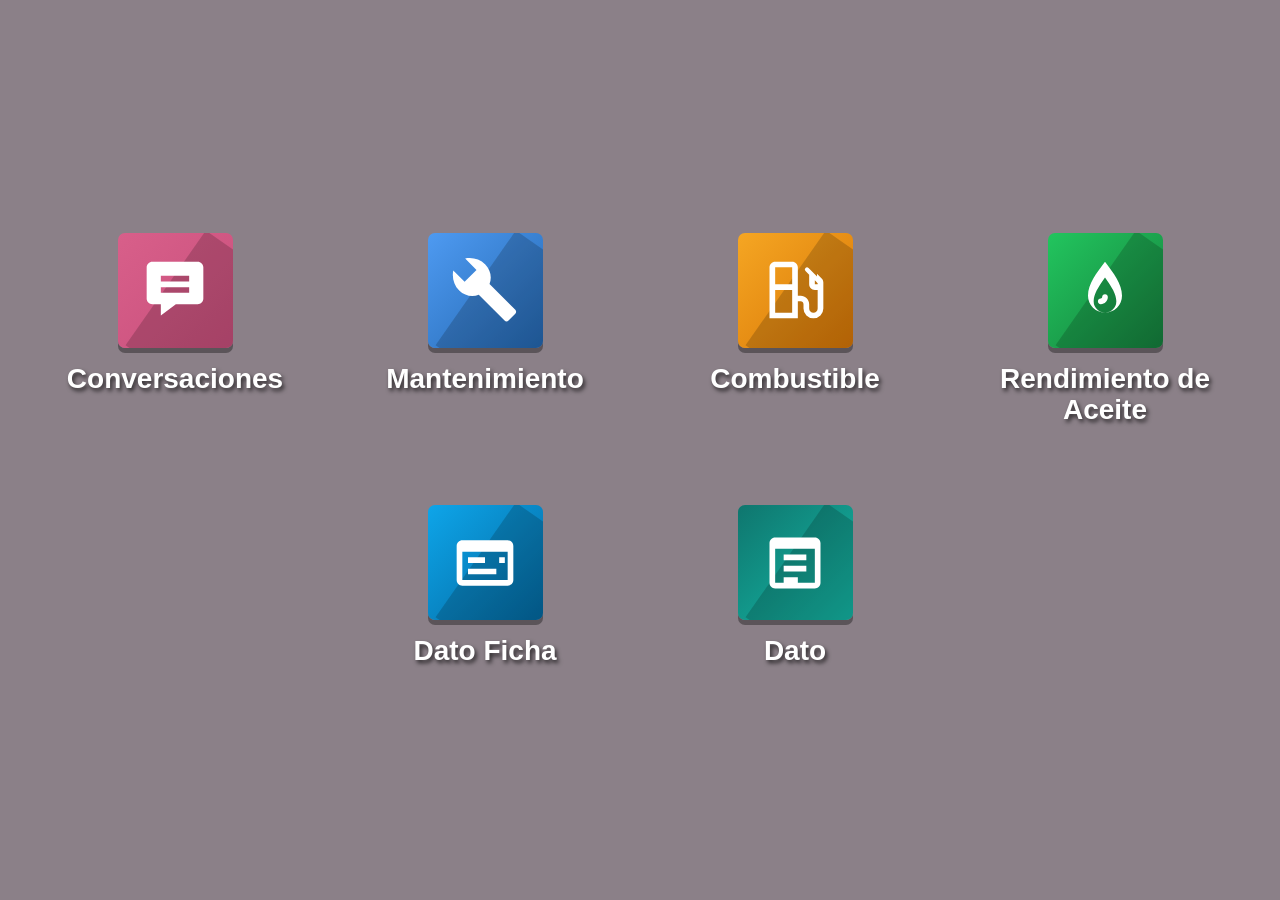
<file: INICIO/index.html>
<!DOCTYPE html>
<html lang="es">
<head>
    <meta charset="UTF-8">
    <title>Menú Principal del Sistema</title>

    <!-- Conectar CSS -->
    <link rel="stylesheet" href="estilos.css">
</head>

<body>

    <div class="contenedor-botones">

        <!-- BOTÓN CONVERSACIONES -->
        <button type="button" class="boton-menu" onclick="abrirModulo('conversaciones')">
            <div class="icono-cuadro icono-conversaciones">
                <svg viewBox="0 0 24 24">
                    <path d="M20 2H4C2.9 2 2 2.9 2 4v11c0 1.1.9 2 2 2h3v4l5.3-4H20c1.1 0 2-.9 2-2V4c0-1.1-.9-2-2-2zM7 7h10v2H7V7zm0 4h10v2H7v-2z"/>
                </svg>
            </div>

            <div class="titulo-boton">Conversaciones</div>
        </button>


        <!-- BOTÓN MANTENIMIENTO -->
        <button type="button" class="boton-menu" onclick="abrirModulo('mantenimiento')">
            <div class="icono-cuadro icono-mantenimiento">
                <svg viewBox="0 0 24 24">
                    <path d="M22.7 19l-9.1-9.1c.9-2.3.4-5-1.5-6.9C10.2 1.1 7.5.4 5 .9l4 4-4.2 4.2-4-4c-.5 2.5.2 5.2 2.1 7.1 1.9 1.9 4.6 2.4 6.9 1.5l9.1 9.1c.4.4 1 .4 1.4 0l2.3-2.3c.5-.5.5-1.1.1-1.5z"/>
                </svg>
            </div>

            <div class="titulo-boton">Mantenimiento</div>
        </button>


        <!-- BOTÓN COMBUSTIBLE -->
        <button type="button" class="boton-menu" onclick="abrirModulo('combustible')">
            <div class="icono-cuadro icono-combustible">
                <svg viewBox="0 0 24 24">
                    <path d="M19.77 7.23l.01-.01-3-3-.01.01A.75.75 0 0 0 15.71 5.3l1.29 1.29V10c0 1.1.9 2 2 2h1v6.5a1.5 1.5 0 0 1-3 0V17c0-1.66-1.34-3-3-3h-1V4c0-1.1-.9-2-2-2H5C3.9 2 3 2.9 3 4v18h10v-6h1c.55 0 1 .45 1 1v1.5a3.5 3.5 0 0 0 7 0V9.36c0-.53-.21-1.04-.59-1.41l-1.64-1.72zM5 4h6v6H5V4zm6 16H5v-8h6v8zm8-10V8.59l1 1V10h-1z"/>
                </svg>
            </div>

            <div class="titulo-boton">Combustible</div>
        </button>


                <!-- BOTÓN RENDIMIENTO DE ACEITE -->
        <button type="button" class="boton-menu" onclick="abrirModulo('rendimientoAceite')">
            <div class="icono-cuadro icono-aceite">
                <svg viewBox="0 0 24 24">
                    <path d="M12 2C9 6 6 9.8 6 14a6 6 0 0 0 12 0c0-4.2-3-8-6-12zm0 18a4 4 0 0 1-4-4c0-2.5 1.6-5 4-8.4C14.4 11 16 13.5 16 16a4 4 0 0 1-4 4z"/>
                    <path d="M13 14.5c0 1.4-1.1 2.5-2.5 2.5-.6 0-1-.4-1-1s.4-1 1-1c.3 0 .5-.2.5-.5 0-.6.4-1 1-1s1 .4 1 1z"/>
                </svg>
            </div>

            <div class="titulo-boton">Rendimiento de Aceite</div>
        </button>

                    <!-- BOTÓN DATO FICHA -->
            <button type="button" class="boton-menu" onclick="abrirModulo('datoFicha')">
                <div class="icono-cuadro icono-dato-ficha">
                    <svg viewBox="0 0 24 24">
                        <path d="M4 4h16c1.1 0 2 .9 2 2v12c0 1.1-.9 2-2 2H4c-1.1 0-2-.9-2-2V6c0-1.1.9-2 2-2zm0 4v10h16V8H4zm2 2h6v2H6v-2zm0 4h10v2H6v-2zm11-4h2v2h-2v-2z"/>
                    </svg>
                </div>

                <div class="titulo-boton">Dato Ficha</div>
            </button>


                        <!-- BOTÓN DATO -->
            <button type="button" class="boton-menu" onclick="abrirModulo('dato')">
                            <div class="icono-cuadro icono-dato">
                                <svg viewBox="0 0 24 24">
                                    <path d="M5 3h14c1.1 0 2 .9 2 2v14c0 1.1-.9 2-2 2H5c-1.1 0-2-.9-2-2V5c0-1.1.9-2 2-2zm0 4v12h14V7H5zm3 2h8v2H8V9zm0 4h8v2H8v-2zm0 4h5v2H8v-2z"/>
                                </svg>
                            </div>

                <div class="titulo-boton">Dato</div>
            </button>

    </div>




    <!-- Conectar JavaScript -->
    <script src="app.js"></script>

</body>
</html>
</file>
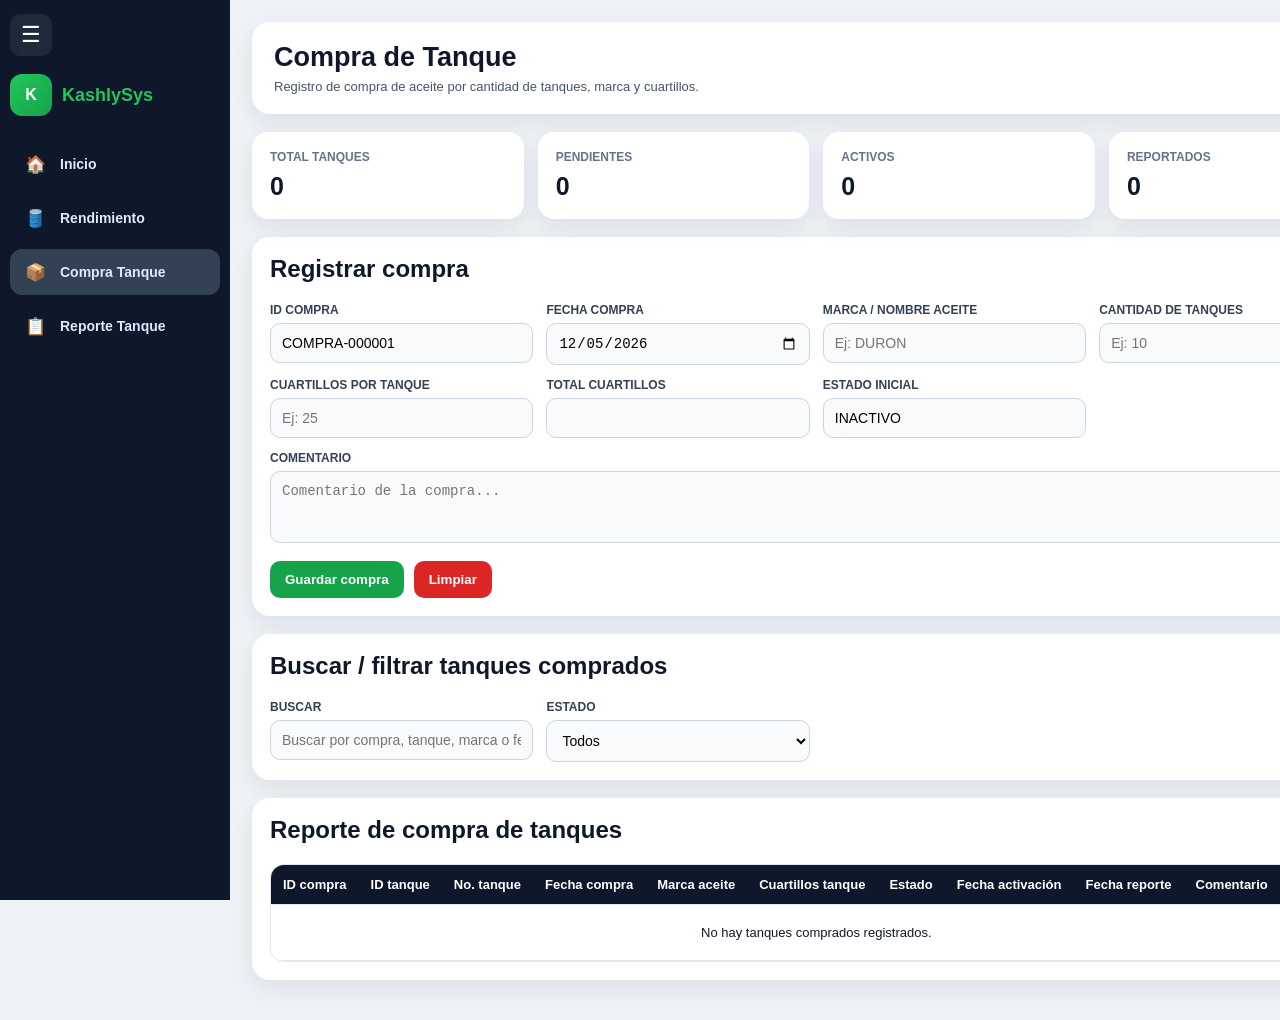
<file: MODULO/RENDIMIENTO DE ACEITE/compra-tanque.html>
<!DOCTYPE html>
<html lang="es">
<head>
    <meta charset="UTF-8">
    <title>Compra de Tanque</title>
    <link rel="stylesheet" href="aceite.css">
</head>
<body>

<div class="app">

            <aside class="sidebar" id="sidebar">
            <button class="btn-menu" onclick="alternarMenu()">☰</button>

            <div class="logo">
                <div class="logo-icono">K</div>
                <div class="logo-texto">KashlySys</div>
            </div>

            <button class="menu-item" onclick="irInicio()">
                <span class="menu-icono">🏠</span>
                <span class="menu-texto">Inicio</span>
            </button>

            <button class="menu-item" onclick="irRendimientoAceite()">
                <span class="menu-icono">🛢️</span>
                <span class="menu-texto">Rendimiento</span>
            </button>

            <button class="menu-item activo" onclick="irCompraTanque()">
                <span class="menu-icono">📦</span>
                <span class="menu-texto">Compra Tanque</span>
            </button>

            <button class="menu-item" onclick="irReporteTanque()">
                <span class="menu-icono">📋</span>
                <span class="menu-texto">Reporte Tanque</span>
            </button>
        </aside>

    <main class="contenido" id="contenido">

        <section class="encabezado">
            <div>
                <h1>Compra de Tanque</h1>
                <p>Registro de compra de aceite por cantidad de tanques, marca y cuartillos.</p>
            </div>
        </section>

        <section class="tarjetas">
            <div class="tarjeta">
                <span>Total tanques</span>
                <strong id="cardTotalTanques">0</strong>
            </div>

            <div class="tarjeta">
                <span>Pendientes</span>
                <strong id="cardPendientes">0</strong>
            </div>

            <div class="tarjeta">
                <span>Activos</span>
                <strong id="cardActivos">0</strong>
            </div>

            <div class="tarjeta">
                <span>Reportados</span>
                <strong id="cardReportados">0</strong>
            </div>
        </section>

        <section class="panel">
            <h2>Registrar compra</h2>

            <div class="form-grid">
                <div class="campo">
                    <label>ID compra</label>
                    <input type="text" id="idCompra" readonly>
                </div>

                <div class="campo">
                    <label>Fecha compra</label>
                    <input type="date" id="fechaCompra">
                </div>

                <div class="campo">
                    <label>Marca / nombre aceite</label>
                    <input type="text" id="marcaAceite" placeholder="Ej: DURON">
                </div>

                <div class="campo">
                    <label>Cantidad de tanques</label>
                    <input type="number" id="cantidadTanques" placeholder="Ej: 10" oninput="calcularTotalCuartillosCompra()">
                </div>

                <div class="campo">
                    <label>Cuartillos por tanque</label>
                    <input type="number" id="cuartillosPorTanque" placeholder="Ej: 25" step="0.01" oninput="calcularTotalCuartillosCompra()">
                </div>

                <div class="campo">
                    <label>Total cuartillos</label>
                    <input type="number" id="totalCuartillos" readonly>
                </div>

                <div class="campo">
                    <label>Estado inicial</label>
                    <input type="text" id="estadoInicial" value="INACTIVO" readonly>
                </div>

                <div class="campo campo-completo">
                    <label>Comentario</label>
                    <textarea id="comentarioCompra" rows="3" placeholder="Comentario de la compra..."></textarea>
                </div>
            </div>

            <div class="botones">
                <button class="btn btn-verde" onclick="guardarCompraTanques()">Guardar compra</button>
                <button class="btn btn-rojo" onclick="limpiarCompraTanques()">Limpiar</button>
            </div>
        </section>

        <section class="panel">
            <h2>Buscar / filtrar tanques comprados</h2>

            <div class="form-grid">
                <div class="campo">
                    <label>Buscar</label>
                    <input type="text" id="buscarCompraTanque" placeholder="Buscar por compra, tanque, marca o fecha..." oninput="filtrarTanquesComprados()">
                </div>

                <div class="campo">
                    <label>Estado</label>
                    <select id="filtroEstadoTanque" onchange="filtrarTanquesComprados()">
                        <option value="">Todos</option>
                        <option value="INACTIVO">INACTIVO</option>
                        <option value="ACTIVO">ACTIVO</option>
                        <option value="TEMPORAL">TEMPORAL</option>
                        <option value="REPORTADO">REPORTADO</option>
                    </select>
                </div>
            </div>
        </section>

        <section class="panel">
            <h2>Reporte de compra de tanques</h2>

            <div class="tabla-contenedor">
                <table>
                    <thead>
                        <tr>
                            <th>ID compra</th>
                            <th>ID tanque</th>
                            <th>No. tanque</th>
                            <th>Fecha compra</th>
                            <th>Marca aceite</th>
                            <th>Cuartillos tanque</th>
                            <th>Estado</th>
                            <th>Fecha activación</th>
                            <th>Fecha reporte</th>
                            <th>Comentario</th>
                            <th>Acciones</th>
                        </tr>
                    </thead>

                    <tbody id="tablaCompraTanques">
                    </tbody>
                </table>
            </div>
        </section>

    </main>

</div>

<script src="aceite.js"></script>
<script src="compra-tanque.js"></script>

</body>
</html>
</file>
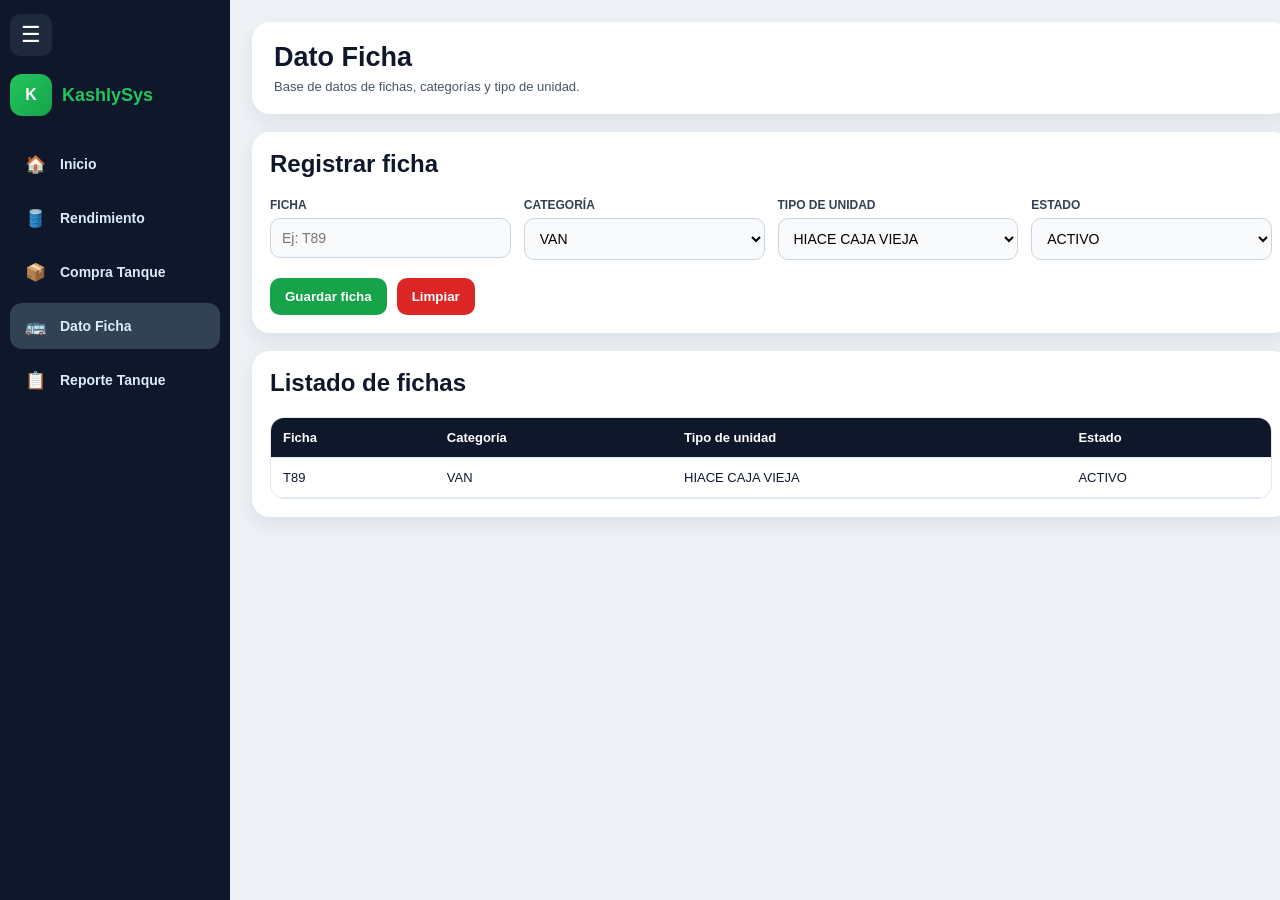
<file: MODULO/RENDIMIENTO DE ACEITE/dato-ficha.html>
<!DOCTYPE html>
<html lang="es">
<head>
    <meta charset="UTF-8">
    <title>Dato Ficha</title>
    <link rel="stylesheet" href="aceite.css">
</head>
<body>

<div class="app">

    <aside class="sidebar" id="sidebar">
        <button class="btn-menu" onclick="alternarMenu()">☰</button>

        <div class="logo">
            <div class="logo-icono">K</div>
            <div class="logo-texto">KashlySys</div>
        </div>

        <button class="menu-item" onclick="irInicio()">
            <span class="menu-icono">🏠</span>
            <span class="menu-texto">Inicio</span>
        </button>

        <button class="menu-item" onclick="irRendimientoAceite()">
            <span class="menu-icono">🛢️</span>
            <span class="menu-texto">Rendimiento</span>
        </button>

        <button class="menu-item" onclick="irCompraTanque()">
            <span class="menu-icono">📦</span>
            <span class="menu-texto">Compra Tanque</span>
        </button>

        <button class="menu-item activo" onclick="irDatoFicha()">
            <span class="menu-icono">🚌</span>
            <span class="menu-texto">Dato Ficha</span>
        </button>

        <button class="menu-item" onclick="irReporteTanque()">
            <span class="menu-icono">📋</span>
            <span class="menu-texto">Reporte Tanque</span>
        </button>
    </aside>

    <main class="contenido" id="contenido">

        <section class="encabezado">
            <div>
                <h1>Dato Ficha</h1>
                <p>Base de datos de fichas, categorías y tipo de unidad.</p>
            </div>
        </section>

        <section class="panel">
            <h2>Registrar ficha</h2>

            <div class="form-grid">
                <div class="campo">
                    <label>Ficha</label>
                    <input type="text" placeholder="Ej: T89">
                </div>

                <div class="campo">
                    <label>Categoría</label>
                    <select>
                        <option>VAN</option>
                        <option>VAN15</option>
                        <option>BUS20</option>
                        <option>BUS26</option>
                        <option>BUS31</option>
                        <option>Servicio Platinum</option>
                    </select>
                </div>

                <div class="campo">
                    <label>Tipo de unidad</label>
                    <select>
                        <option>HIACE CAJA VIEJA</option>
                        <option>HIACE CAJA NUEVA</option>
                        <option>COASTER</option>
                        <option>MITSUBISHI</option>
                        <option>MERCEDES BENZ</option>
                    </select>
                </div>

                <div class="campo">
                    <label>Estado</label>
                    <select>
                        <option>ACTIVO</option>
                        <option>INACTIVO</option>
                    </select>
                </div>
            </div>

            <div class="botones">
                <button class="btn btn-verde" onclick="guardarBase()">Guardar ficha</button>
                <button class="btn btn-rojo" onclick="limpiarFormulario()">Limpiar</button>
            </div>
        </section>

        <section class="panel">
            <h2>Listado de fichas</h2>

            <div class="tabla-contenedor">
                <table>
                    <thead>
                    <tr>
                        <th>Ficha</th>
                        <th>Categoría</th>
                        <th>Tipo de unidad</th>
                        <th>Estado</th>
                    </tr>
                    </thead>
                    <tbody>
                    <tr>
                        <td>T89</td>
                        <td>VAN</td>
                        <td>HIACE CAJA VIEJA</td>
                        <td>ACTIVO</td>
                    </tr>
                    </tbody>
                </table>
            </div>
        </section>

    </main>

</div>

<script src="aceite.js"></script>
</body>
</html>
</file>
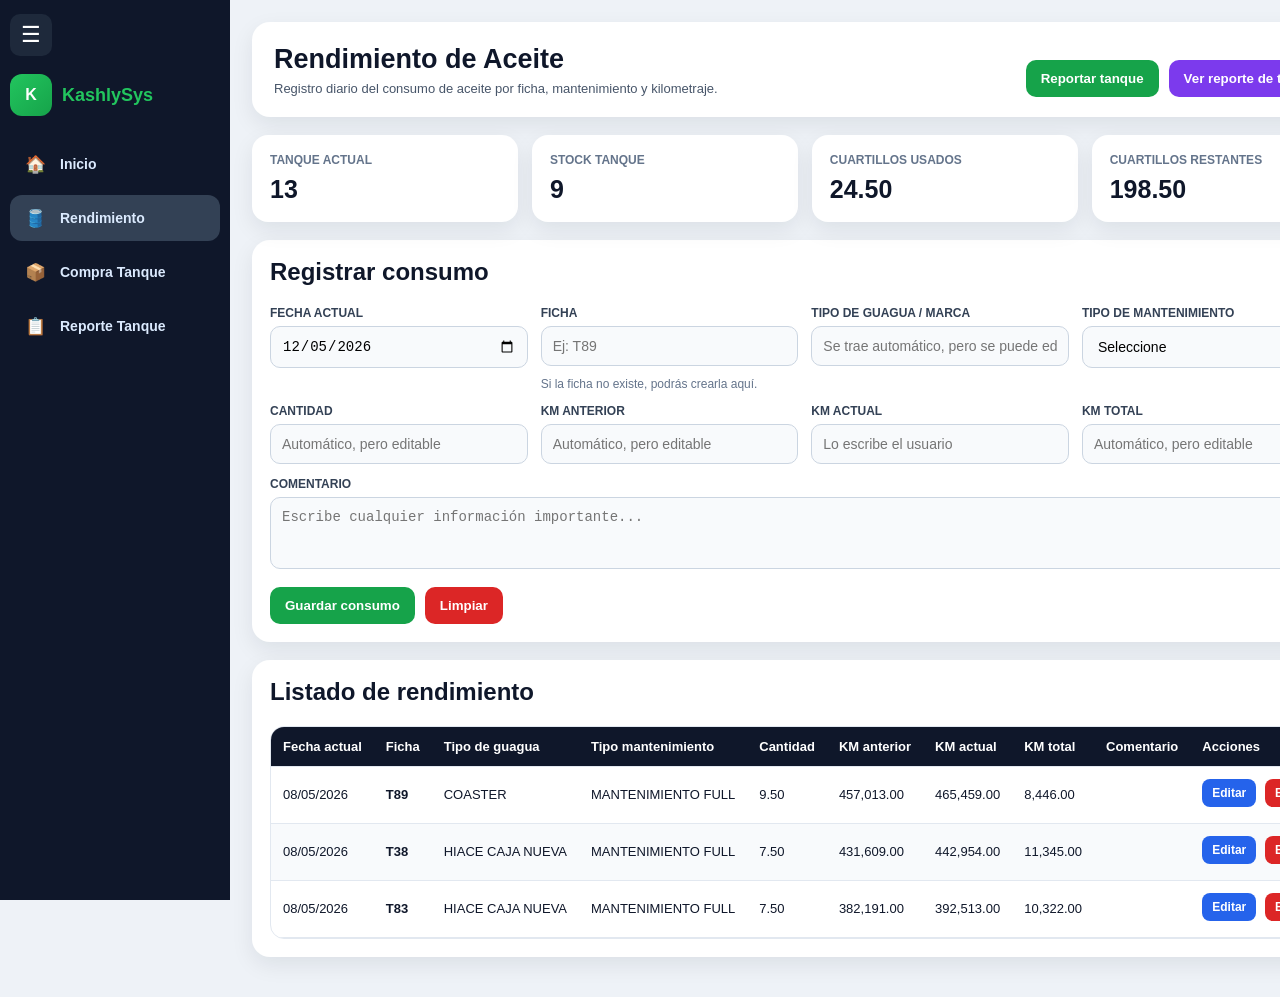
<file: MODULO/RENDIMIENTO DE ACEITE/RENDIMIENTO_ACEITE.html>
<!DOCTYPE html>
<html lang="es">
<head>
    <meta charset="UTF-8">
    <title>Rendimiento de Aceite</title>
    <link rel="stylesheet" href="aceite.css">
</head>

<body>

<div class="app">

    <!-- MENÚ LATERAL -->
    <aside class="sidebar" id="sidebar">
    <button class="btn-menu" onclick="alternarMenu()">☰</button>

    <div class="logo">
        <div class="logo-icono">K</div>
        <div class="logo-texto">KashlySys</div>
    </div>

    <button class="menu-item" onclick="irInicio()">
        <span class="menu-icono">🏠</span>
        <span class="menu-texto">Inicio</span>
    </button>

    <button class="menu-item activo" onclick="irRendimientoAceite()">
        <span class="menu-icono">🛢️</span>
        <span class="menu-texto">Rendimiento</span>
    </button>

    <button class="menu-item" onclick="irCompraTanque()">
        <span class="menu-icono">📦</span>
        <span class="menu-texto">Compra Tanque</span>
    </button>

    <button class="menu-item" onclick="irReporteTanque()">
        <span class="menu-icono">📋</span>
        <span class="menu-texto">Reporte Tanque</span>
    </button>
</aside>

    <!-- CONTENIDO PRINCIPAL -->
    <main class="contenido" id="contenido">

        <!-- ENCABEZADO -->
        <section class="encabezado">
            <div>
                <h1>Rendimiento de Aceite</h1>
                <p>Registro diario del consumo de aceite por ficha, mantenimiento y kilometraje.</p>
            </div>

            <div class="botones">
                <button class="btn btn-verde" onclick="reportarTanqueAceite()">Reportar tanque</button>
                 <button class="btn btn-morado" onclick="irReporteTanque()">Ver reporte de tanque</button>
            </div>
        </section>

        <!-- TARJETAS -->
        <section class="tarjetas">
            <div class="tarjeta">
                <span>Tanque actual</span>
                <strong id="cardTanqueActual">0</strong>
            </div>

            <div class="tarjeta">
                <span>Stock tanque</span>
                <strong id="cardStockTanque">0</strong>
            </div>

            <div class="tarjeta">
                <span>Cuartillos usados</span>
                <strong id="cardCuartillosUsados">0.00</strong>
            </div>

            <div class="tarjeta">
                <span>Cuartillos restantes</span>
                <strong id="cardCuartillosRestantes">0.00</strong>
            </div>
        </section>

        <!-- FORMULARIO -->
        <section class="panel">
            <h2>Registrar consumo</h2>

            <div class="form-grid">

                <!-- FECHA AUTOMÁTICA, PERO EDITABLE -->
                <div class="campo">
                    <label>Fecha actual</label>
                    <input type="date" id="fechaActual">
                </div>

                <!-- FICHA BUSCADOR -->
                <div class="campo">
                    <label>Ficha</label>
                    <input 
                        type="text" 
                        id="ficha" 
                        list="listaFichas" 
                        placeholder="Ej: T89"
                        oninput="buscarFichaAceite()"
                    >
                    <datalist id="listaFichas"></datalist>
                    <span class="texto-ayuda">Si la ficha no existe, podrás crearla aquí.</span>
                </div>

                <!-- TIPO DE GUAGUA AUTOMÁTICO, PERO EDITABLE -->
                <div class="campo">
                    <label>Tipo de guagua / marca</label>
                    <input 
                        type="text" 
                        id="tipoGuagua" 
                        placeholder="Se trae automático, pero se puede editar"
                        oninput="cantidadFueEditadaManual = false; calcularCantidadAceite();"
                    >
                </div>

                <!-- TIPO DE MANTENIMIENTO -->
                <div class="campo">
                    <label>Tipo de mantenimiento</label>
                    <select 
                        id="tipoMantenimiento" 
                        onchange="cantidadFueEditadaManual = false; kmAnteriorFueEditadoManual = false; calcularCantidadAceite(); buscarKmAnteriorAceite();"
                    >
                        <option value="">Seleccione</option>
                        <option value="MANTENIMIENTO FULL">MANTENIMIENTO FULL</option>
                        <option value="MANTENIMIENTO SEMI">MANTENIMIENTO SEMI</option>
                        <option value="COMPLETIVO">COMPLETIVO</option>
                        <option value="ERROR HUMANO">ERROR HUMANO</option>
                    </select>
                </div>

                <!-- CANTIDAD AUTOMÁTICA, PERO EDITABLE -->
                <div class="campo">
                    <label>Cantidad</label>
                    <input 
                        type="number" 
                        id="cantidad" 
                        step="0.01" 
                        placeholder="Automático, pero editable"
                        oninput="cantidadFueEditadaManual = true;"
                    >
                </div>

                <!-- KM ANTERIOR AUTOMÁTICO, PERO EDITABLE -->
                <div class="campo">
                    <label>KM anterior</label>
                    <input 
                        type="number" 
                        id="kmAnterior" 
                        step="0.01" 
                        placeholder="Automático, pero editable"
                        oninput="kmAnteriorFueEditadoManual = true; calcularKmTotalAceite();"
                    >
                </div>

                <!-- KM ACTUAL MANUAL -->
                <div class="campo">
                    <label>KM actual</label>
                    <input 
                        type="number" 
                        id="kmActual" 
                        step="0.01"
                        placeholder="Lo escribe el usuario"
                        oninput="calcularKmTotalAceite()"
                    >
                </div>

                <!-- KM TOTAL AUTOMÁTICO, PERO EDITABLE -->
                <div class="campo">
                    <label>KM total</label>
                    <input 
                        type="number" 
                        id="kmTotal" 
                        step="0.01" 
                        placeholder="Automático, pero editable"
                    >
                </div>

                <!-- COMENTARIO -->
                <div class="campo campo-completo">
                    <label>Comentario</label>
                    <textarea 
                        id="comentario" 
                        rows="3" 
                        placeholder="Escribe cualquier información importante..."
                    ></textarea>
                </div>

            </div>

            <!-- PANEL PARA CREAR FICHA NUEVA -->
            <div class="panel-ficha-nueva" id="panelFichaNueva">
                <h3>Ficha no encontrada</h3>
                <p>La ficha escrita no existe. Puedes crearla desde este mismo módulo.</p>

                <div class="form-grid">
                    <div class="campo">
                        <label>Nueva ficha</label>
                        <input type="text" id="nuevaFicha" readonly>
                    </div>

                    <div class="campo">
                        <label>Tipo de guagua / marca</label>
                        <select id="nuevaMarca">
                            <option value="">Seleccione</option>
                            <option value="COASTER">COASTER</option>
                            <option value="HIACE CAJA VIEJA">HIACE CAJA VIEJA</option>
                            <option value="H1">H1</option>
                            <option value="MITSUBISHI">MITSUBISHI</option>
                            <option value="HIACE CAJA NUEVA">HIACE CAJA NUEVA</option>
                        </select>
                    </div>
                </div>

                <div class="botones">
                    <button class="btn btn-verde" onclick="crearFichaDesdeRendimiento(false)">
                        Crear y guardar
                    </button>

                    <button class="btn btn-morado" onclick="crearFichaDesdeRendimiento(true)">
                        Crear y editar
                    </button>
                </div>
            </div>

            <div class="botones">
                <button class="btn btn-verde" id="btnGuardarConsumo" onclick="guardarConsumoAceite()">Guardar consumo</button>
                <button class="btn btn-naranja" id="btnCancelarEdicion" onclick="cancelarEdicionAceite()" style="display:none;">Cancelar edición</button>
                <button class="btn btn-rojo" onclick="limpiarFormularioAceite()">Limpiar</button>
            </div>
        </section>

        <!-- TABLA -->
        <section class="panel">
            <h2>Listado de rendimiento</h2>

            <div class="tabla-contenedor">
                <table>
                    <thead>
                        <tr>
                            <th>Fecha actual</th>
                            <th>Ficha</th>
                            <th>Tipo de guagua</th>
                            <th>Tipo mantenimiento</th>
                            <th>Cantidad</th>
                            <th>KM anterior</th>
                            <th>KM actual</th>
                            <th>KM total</th>
                            <th>Comentario</th>
                            <th>Acciones</th>
                        </tr>
                    </thead>

                    <tbody id="tablaRendimientoAceite">
                    </tbody>
                </table>
            </div>
        </section>

    </main>

</div>

<script src="aceite.js"></script>
</body>
</html>
</file>
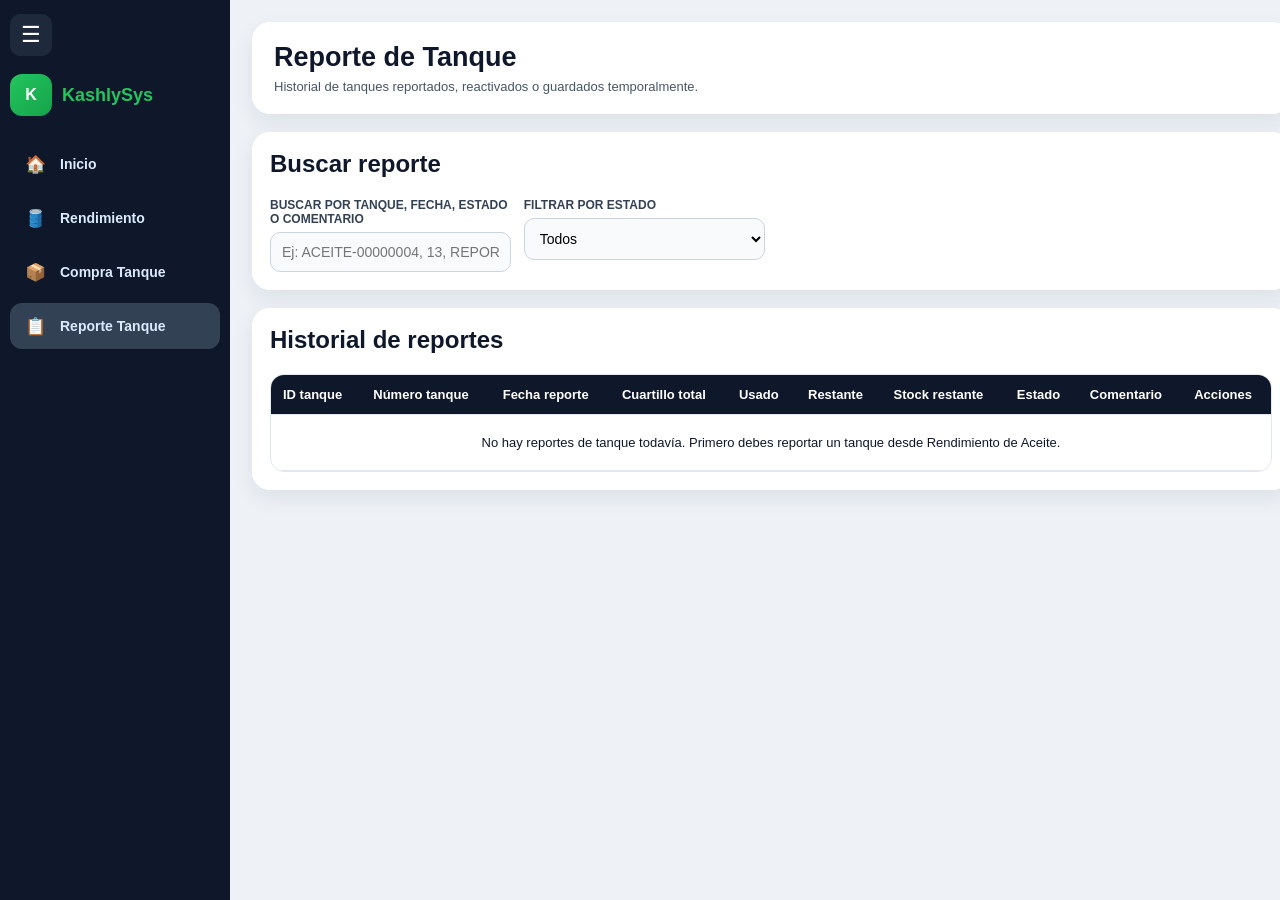
<file: MODULO/RENDIMIENTO DE ACEITE/reporte-tanque.html>
<!DOCTYPE html>
<html lang="es">
<head>
    <meta charset="UTF-8">
    <title>Reporte de Tanque</title>
    <link rel="stylesheet" href="aceite.css">
</head>
<body>

<div class="app">

   <aside class="sidebar" id="sidebar">
    <button class="btn-menu" onclick="alternarMenu()">☰</button>

    <div class="logo">
        <div class="logo-icono">K</div>
        <div class="logo-texto">KashlySys</div>
    </div>

    <button class="menu-item" onclick="irInicio()">
        <span class="menu-icono">🏠</span>
        <span class="menu-texto">Inicio</span>
    </button>

    <button class="menu-item" onclick="irRendimientoAceite()">
        <span class="menu-icono">🛢️</span>
        <span class="menu-texto">Rendimiento</span>
    </button>

    <button class="menu-item" onclick="irCompraTanque()">
        <span class="menu-icono">📦</span>
        <span class="menu-texto">Compra Tanque</span>
    </button>

    <button class="menu-item activo" onclick="irReporteTanque()">
        <span class="menu-icono">📋</span>
        <span class="menu-texto">Reporte Tanque</span>
    </button>
</aside>
    <main class="contenido" id="contenido">

        <!-- VISTA PRINCIPAL -->
        <div id="vistaListaReportes">

            <section class="encabezado">
                <div>
                    <h1>Reporte de Tanque</h1>
                    <p>Historial de tanques reportados, reactivados o guardados temporalmente.</p>
                </div>
            </section>

            <section class="panel">
                <h2>Buscar reporte</h2>

                <div class="form-grid">
                    <div class="campo">
                        <label>Buscar por tanque, fecha, estado o comentario</label>
                        <input 
                            type="text" 
                            id="buscarReporteTanque" 
                            placeholder="Ej: ACEITE-00000004, 13, REPORTADO..."
                            oninput="filtrarReportesTanque()"
                        >
                    </div>

                    <div class="campo">
                        <label>Filtrar por estado</label>
                        <select id="filtroEstadoReporte" onchange="filtrarReportesTanque()">
                            <option value="">Todos</option>
                            <option value="REPORTADO">REPORTADO</option>
                            <option value="REACTIVADO">REACTIVADO</option>
                            <option value="TEMPORAL">TEMPORAL</option>
                        </select>
                    </div>
                </div>
            </section>

            <section class="panel">
                <h2>Historial de reportes</h2>

                <div class="tabla-contenedor">
                    <table>
                        <thead>
                            <tr>
                                <th>ID tanque</th>
                                <th>Número tanque</th>
                                <th>Fecha reporte</th>
                                <th>Cuartillo total</th>
                                <th>Usado</th>
                                <th>Restante</th>
                                <th>Stock restante</th>
                                <th>Estado</th>
                                <th>Comentario</th>
                                <th>Acciones</th>
                            </tr>
                        </thead>

                        <tbody id="tablaReporteTanque">
                        </tbody>
                    </table>
                </div>
            </section>

        </div>

        <!-- VISTA DETALLADA DEL REPORTE -->
        <div id="vistaDetalleReporte" class="oculto">

            <section class="encabezado no-imprimir">
                <div>
                    <h1>Detalle del Reporte de Tanque</h1>
                    <p>Información completa del tanque seleccionado.</p>
                </div>

                <div class="botones">
                    <button class="btn btn-azul" onclick="volverAlHistorialReporte()">⬅ Volver</button>
                    <button class="btn btn-verde" onclick="imprimirReporteTanque()">🖨 Imprimir PDF</button>
                </div>
            </section>

            <section class="panel reporte-imprimible" id="areaImprimirReporte">

                <div class="titulo-reporte-pdf">
                    <h1>Reporte de Tanque de Aceite</h1>
                    <p>Detalle completo del consumo registrado por tanque.</p>
                </div>

                <div class="form-grid">

                    <div class="campo">
                        <label>ID aceite / tanque</label>
                        <input type="text" id="detalleIdTanque" readonly>
                    </div>

                    <div class="campo">
                        <label>Número de aceite / tanque</label>
                        <input type="text" id="detalleNumeroTanque" readonly>
                    </div>

                    <div class="campo">
                        <label>Nombre del aceite</label>
                        <input type="text" id="detalleNombreAceite" readonly>
                    </div>

                    <div class="campo">
                        <label>Fecha reporte</label>
                        <input type="text" id="detalleFechaReporte" readonly>
                    </div>

                    <div class="campo">
                        <label>Estado</label>
                        <input type="text" id="detalleEstado" readonly>
                    </div>

                    <div class="campo">
                        <label>Cuartillo del tanque</label>
                        <input type="text" id="detalleTotal" readonly>
                    </div>

                    <div class="campo">
                        <label>Cuartillo usado</label>
                        <input type="text" id="detalleUsado" readonly>
                    </div>

                    <div class="campo">
                        <label>Cuartillo restante</label>
                        <input type="text" id="detalleRestante" readonly>
                    </div>

                    <div class="campo">
                        <label>Stock restante</label>
                        <input type="text" id="detalleStock" readonly>
                    </div>

                    <div class="campo campo-completo">
                        <label>Comentario</label>
                        <textarea id="detalleComentario" rows="3" readonly></textarea>
                    </div>

                </div>

                <h2 style="margin-top:25px;">Detalle de consumos del tanque</h2>

                <div class="tabla-contenedor">
                    <table>
                        <thead>
                            <tr>
                                <th>Fecha</th>
                                <th>Ficha</th>
                                <th>Tipo de guagua</th>
                                <th>Mantenimiento</th>
                                <th>Cantidad</th>
                                <th>KM anterior</th>
                                <th>KM actual</th>
                                <th>KM total</th>
                                <th>Comentario</th>
                            </tr>
                        </thead>

                        <tbody id="tablaDetalleConsumosTanque">
                        </tbody>
                    </table>
                </div>

            </section>

        </div>

    </main>

</div>

<script src="aceite.js"></script>
<script src="reporte-tanque.js"></script>

</body>
</html>
</file>
<file: INICIO/estilos.css>
* {
    box-sizing: border-box;
}

body {
    margin: 0;
    min-height: 100vh;
    background: #8b8088;
    display: flex;
    justify-content: center;
    align-items: center;
    font-family: Arial, sans-serif;
}

/* CONTENEDOR DE TODOS LOS BOTONES */
.contenedor-botones {
    width: 100%;
    display: flex;
    justify-content: center;
    align-items: flex-start;
    gap: 80px;
    flex-wrap: wrap;
}

/* CADA BOTÓN COMPLETO */
.boton-menu {
    width: 230px;
    background: transparent;
    border: none;
    padding: 0;
    margin: 0;
    cursor: pointer;

    display: flex;
    flex-direction: column;
    align-items: center;
    justify-content: flex-start;

    text-align: center;
    user-select: none;
    appearance: none;
    outline: none;

    transition: transform 0.25s ease;
}

/* EFECTO AL PASAR EL MOUSE */
.boton-menu:hover {
    transform: translateY(-6px);
}

/* EFECTO AL HACER CLIC */
.boton-menu:active {
    transform: scale(0.95);
}

/* CUADRO DEL ICONO */
.icono-cuadro {
    width: 115px;
    height: 115px;
    border-radius: 7px;
    position: relative;
    overflow: hidden;

    display: flex;
    justify-content: center;
    align-items: center;

    box-shadow: 0 5px 0 rgba(0, 0, 0, 0.35);
}

/* SOMBRA DIAGONAL INTERNA */
.icono-cuadro::after {
    content: "";
    position: absolute;
    width: 140px;
    height: 140px;
    background: rgba(0, 0, 0, 0.18);
    transform: rotate(35deg);
    right: -60px;
    bottom: -50px;
}

/* ICONO SVG */
.icono-cuadro svg {
    width: 68px;
    height: 68px;
    fill: white;
    position: relative;
    z-index: 2;
}

/* TEXTO DEBAJO DEL ICONO */
.titulo-boton {
    width: 100%;
    margin-top: 16px;

    font-size: 28px;
    font-weight: bold;
    color: white;
    text-align: center;
    line-height: 1.1;
   white-space: normal;

    text-shadow: 2px 3px 4px rgba(0, 0, 0, 0.70);
}

/* COLOR DEL BOTÓN CONVERSACIONES */
.icono-conversaciones {
    background: linear-gradient(135deg, #d85f8a, #c9507c);
}

/* COLOR DEL BOTÓN MANTENIMIENTO */
.icono-mantenimiento {
    background: linear-gradient(135deg, #4e9af1, #2468b2);
}

/* COLOR DEL BOTÓN COMBUSTIBLE */
.icono-combustible {
    background: linear-gradient(135deg, #f5a623, #d97706);
}

/* COLOR DEL BOTÓN RENDIMIENTO DE ACEITE */
.icono-aceite {
    background: linear-gradient(135deg, #22c55e, #15803d);
}

/* COLOR DEL BOTÓN DATO FICHA */
.icono-dato-ficha {
    background: linear-gradient(135deg, #0ea5e9, #0369a1);
}

.icono-dato {
    background: linear-gradient(135deg, #0f766e, #14b8a6);
}
</file>
<file: MODULO/RENDIMIENTO DE ACEITE/aceite.css>
* {
    box-sizing: border-box;
}

body {
    margin: 0;
    font-family: Arial, sans-serif;
    background: #eef2f7;
    color: #0f172a;
}

.app {
    display: flex;
    min-height: 100vh;
}

/* MENÚ LATERAL */
.sidebar {
    width: 230px;
    background: #0f172a;
    color: white;
    padding: 14px 10px;
    position: fixed;
    left: 0;
    top: 0;
    bottom: 0;
    transition: width 0.3s ease;
}

.sidebar.pequeno {
    width: 70px;
}

.btn-menu {
    width: 42px;
    height: 42px;
    border: none;
    border-radius: 10px;
    background: #1e293b;
    color: white;
    font-size: 22px;
    cursor: pointer;
    margin-bottom: 18px;
}

.logo {
    display: flex;
    align-items: center;
    gap: 10px;
    margin-bottom: 25px;
}

.logo-icono {
    width: 42px;
    height: 42px;
    border-radius: 12px;
    background: linear-gradient(135deg, #22c55e, #16a34a);
    display: flex;
    align-items: center;
    justify-content: center;
    font-weight: bold;
}

.logo-texto {
    color: #22c55e;
    font-size: 18px;
    font-weight: bold;
}

.sidebar.pequeno .logo-texto,
.sidebar.pequeno .menu-texto {
    display: none;
}

.menu-item {
    width: 100%;
    height: 46px;
    border: none;
    border-radius: 12px;
    background: transparent;
    color: #dbeafe;
    display: flex;
    align-items: center;
    gap: 12px;
    padding: 0 12px;
    cursor: pointer;
    font-size: 14px;
    font-weight: bold;
    margin-bottom: 8px;
    text-align: left;
}

.menu-item:hover,
.menu-item.activo {
    background: #334155;
}

.menu-icono {
    width: 26px;
    text-align: center;
    font-size: 17px;
}

/* CONTENIDO */
.contenido {
    flex: 1;
    margin-left: 230px;
    padding: 22px;
    transition: margin-left 0.3s ease;
}

.contenido.expandido {
    margin-left: 70px;
}

.encabezado {
    background: white;
    border-radius: 18px;
    padding: 20px 22px;
    display: flex;
    justify-content: space-between;
    align-items: center;
    box-shadow: 0 8px 22px rgba(15, 23, 42, 0.08);
    margin-bottom: 18px;
}

.encabezado h1 {
    margin: 0;
    font-size: 27px;
}

.encabezado p {
    margin: 6px 0 0;
    color: #475569;
    font-size: 13px;
}

.panel {
    background: white;
    border-radius: 18px;
    padding: 18px;
    box-shadow: 0 8px 22px rgba(15, 23, 42, 0.08);
    margin-bottom: 18px;
}

.panel h2 {
    margin-top: 0;
}

.form-grid {
    display: grid;
    grid-template-columns: repeat(4, 1fr);
    gap: 13px;
}

.campo {
    display: flex;
    flex-direction: column;
    gap: 6px;
}

.campo label {
    font-size: 12px;
    font-weight: bold;
    color: #334155;
    text-transform: uppercase;
}

.campo input,
.campo select,
.campo textarea {
    width: 100%;
    border: 1px solid #cbd5e1;
    border-radius: 10px;
    padding: 11px;
    outline: none;
    font-size: 14px;
    background: #f8fafc;
}

.campo input:focus,
.campo select:focus,
.campo textarea:focus {
    border-color: #2563eb;
    background: white;
}

.campo-completo {
    grid-column: 1 / -1;
}

.botones {
    display: flex;
    gap: 10px;
    margin-top: 18px;
    flex-wrap: wrap;
}

.btn {
    border: none;
    border-radius: 10px;
    padding: 11px 15px;
    font-weight: bold;
    cursor: pointer;
    color: white;
}

.btn-verde {
    background: #16a34a;
}

.btn-azul {
    background: #2563eb;
}

.btn-rojo {
    background: #dc2626;
}

.btn-naranja {
    background: #ea580c;
}

.btn-morado {
    background: #7c3aed;
}

.tabla-contenedor {
    overflow-x: auto;
    border-radius: 14px;
    border: 1px solid #e2e8f0;
}

table {
    width: 100%;
    border-collapse: collapse;
    min-width: 1000px;
}

thead {
    background: #0f172a;
    color: white;
}

th,
td {
    padding: 12px;
    font-size: 13px;
    border-bottom: 1px solid #e2e8f0;
    text-align: left;
    white-space: nowrap;
}

tbody tr:nth-child(even) {
    background: #f8fafc;
}

tbody tr:hover {
    background: #e0f2fe;
}

.tarjetas {
    display: grid;
    grid-template-columns: repeat(4, 1fr);
    gap: 14px;
    margin-bottom: 18px;
}

.tarjeta {
    background: white;
    padding: 18px;
    border-radius: 16px;
    box-shadow: 0 8px 22px rgba(15, 23, 42, 0.08);
}

.tarjeta span {
    display: block;
    color: #64748b;
    font-size: 12px;
    font-weight: bold;
    text-transform: uppercase;
}

.tarjeta strong {
    display: block;
    margin-top: 8px;
    font-size: 25px;
}

@media (max-width: 900px) {
    .form-grid,
    .tarjetas {
        grid-template-columns: 1fr;
    }

    .sidebar {
        width: 70px;
    }

    .sidebar .logo-texto,
    .sidebar .menu-texto {
        display: none;
    }

    .contenido {
        margin-left: 70px;
    }

    .encabezado {
        flex-direction: column;
        align-items: flex-start;
        gap: 12px;
    }
}

/* PANEL CUANDO LA FICHA NO EXISTE */
.panel-ficha-nueva {
    display: none;
    margin-top: 14px;
    padding: 14px;
    border-radius: 14px;
    border: 1px solid #f59e0b;
    background: #fffbeb;
}

.panel-ficha-nueva h3 {
    margin: 0 0 8px;
    color: #92400e;
}

.panel-ficha-nueva p {
    margin: 0 0 12px;
    color: #78350f;
    font-size: 13px;
}

.texto-ayuda {
    font-size: 12px;
    color: #64748b;
    margin-top: 5px;
}

.btn-tabla {
    border: none;
    border-radius: 8px;
    padding: 7px 10px;
    font-size: 12px;
    font-weight: bold;
    cursor: pointer;
    color: white;
    margin-right: 5px;
}

.btn-editar {
    background: #2563eb;
}

.btn-borrar {
    background: #dc2626;
}

.btn-tabla:hover {
    opacity: 0.85;
}

.btn-tabla {
    border: none;
    border-radius: 8px;
    padding: 7px 10px;
    font-size: 12px;
    font-weight: bold;
    cursor: pointer;
    color: white;
    margin-right: 5px;
    margin-bottom: 4px;
}

.btn-ver {
    background: #0f766e;
}

.btn-reactivar {
    background: #7c3aed;
}

.btn-editar {
    background: #2563eb;
}

.btn-borrar {
    background: #dc2626;
}

.btn-tabla:hover {
    opacity: 0.85;
}

.estado-badge {
    display: inline-block;
    padding: 6px 10px;
    border-radius: 999px;
    font-size: 11px;
    font-weight: bold;
}

.estado-reportado {
    background: #dbeafe;
    color: #1e40af;
}

.estado-reactivado {
    background: #dcfce7;
    color: #166534;
}

.estado-temporal {
    background: #fef3c7;
    color: #92400e;
}

.oculto {
    display: none !important;
}

.titulo-reporte-pdf {
    text-align: center;
    margin-bottom: 22px;
}

.titulo-reporte-pdf h1 {
    margin: 0;
    font-size: 28px;
}

.titulo-reporte-pdf p {
    margin: 6px 0 0;
    color: #475569;
}

.btn-tabla {
    border: none;
    border-radius: 8px;
    padding: 7px 10px;
    font-size: 12px;
    font-weight: bold;
    cursor: pointer;
    color: white;
    margin-right: 5px;
    margin-bottom: 4px;
}

.btn-ver {
    background: #0f766e;
}

.btn-reactivar {
    background: #7c3aed;
}

.btn-editar {
    background: #2563eb;
}

.btn-borrar {
    background: #dc2626;
}

.btn-tabla:hover {
    opacity: 0.85;
}

.estado-badge {
    display: inline-block;
    padding: 6px 10px;
    border-radius: 999px;
    font-size: 11px;
    font-weight: bold;
}

.estado-reportado {
    background: #dbeafe;
    color: #1e40af;
}

.estado-reactivado {
    background: #dcfce7;
    color: #166534;
}

.estado-temporal {
    background: #fef3c7;
    color: #92400e;
}

/* IMPRESIÓN PDF */
@media print {
    body * {
        visibility: hidden;
    }

    #areaImprimirReporte,
    #areaImprimirReporte * {
        visibility: visible;
    }

    #areaImprimirReporte {
        position: absolute;
        left: 0;
        top: 0;
        width: 100%;
        box-shadow: none;
        border-radius: 0;
    }

    .no-imprimir,
    .sidebar {
        display: none !important;
    }

    .contenido {
        margin-left: 0 !important;
        padding: 0 !important;
    }
}

.texto-activo {
    font-weight: bold;
    color: #166534;
}

.texto-reportado {
    font-weight: bold;
    color: #1e40af;
}
</file>
